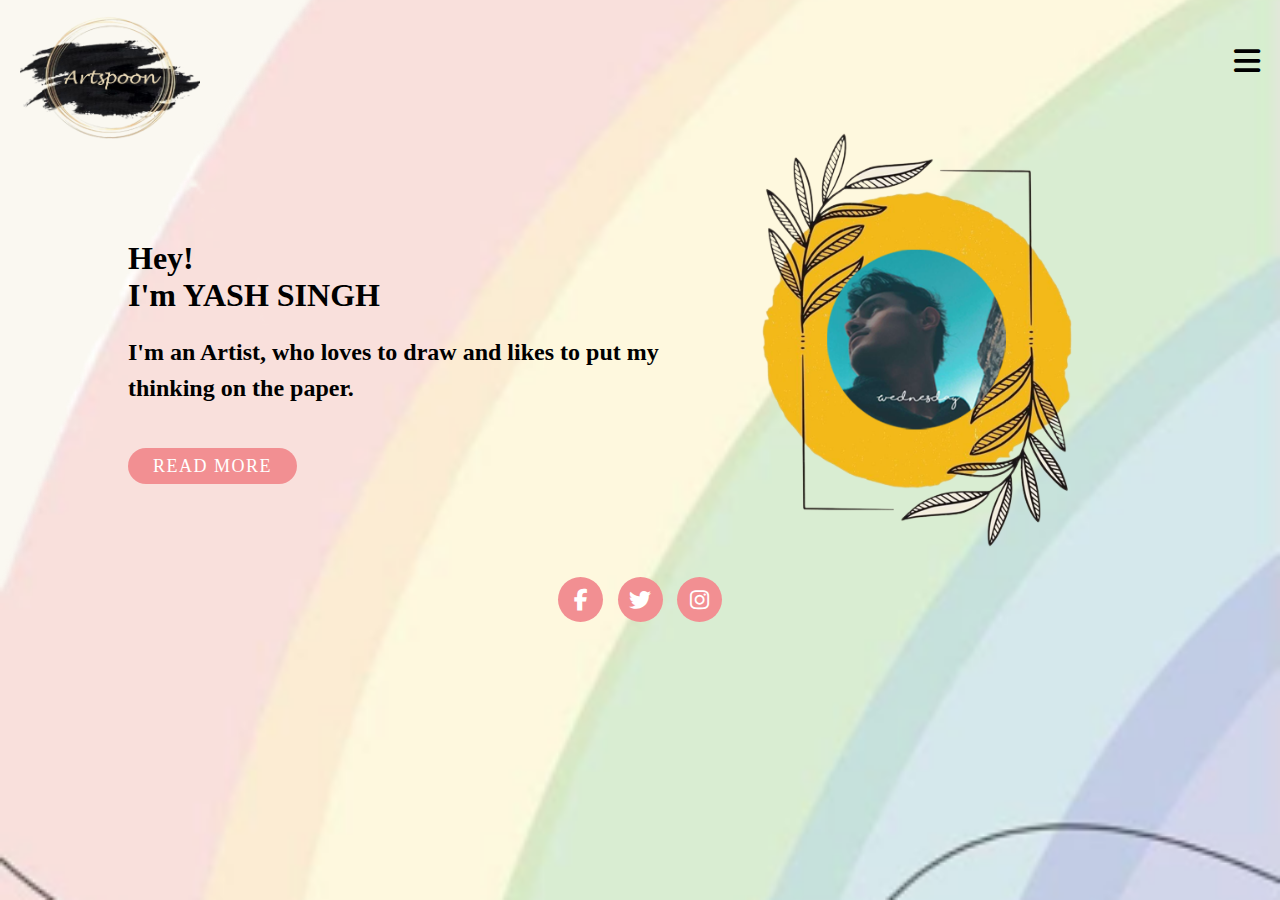
<file: index.html>
<!DOCTYPE html>
<html lang="en">
<head>
    <meta charset="UTF-8">
    <meta http-equiv="X-UA-Compatible" content="IE=edge">
    <meta name="viewport" content="width=device-width, initial-scale=1.0">
    <title>Artspoon</title>
    <link rel="stylesheet" href="https://cdnjs.cloudflare.com/ajax/libs/font-awesome/6.2.1/css/all.min.css">
    <link rel="stylesheet" href="style.css">
    <link rel="stylesheet" href="profile.css">
</head>
<body>
    <!-- HEADER -->
     <section class="top-bar">
       <div class="logo">
        <a href="#"><img src="img\97f981682ae9b99a8c75670968c64567-removebg-preview.png" alt="" height="300px" width="180px"></a>
       </div>
       <div class="menu">
        <a href="#" class="openbtn" onclick="openNav()">
            <i class="fa-solid fa-bars"></i>
        </a>
       </div>
     </section>
     <section class="overlay" id="nav">
      <a href="#" class="closeBtn" onclick="closeNav()">&times;</a>
      <div class="overlay_content">
      <a href="index.html"  style="font-family: 'Times New Roman', Times, serif;"> HOME</a>
      <a href="gallery.html" style="font-family: 'Times New Roman', Times, serif;"> GALLERY</a>
      <a href="learning.html" style="font-family: 'Times New Roman', Times, serif;"> LEARNING</a>
      <a href="about.html" style="font-family: 'Times New Roman', Times, serif;"> PROFILE</a>
      </div>
     </section>

     <!-- MAIN -->
     <div class="main">
        <div class="container">
            <div class="content">
                <div class="article">
                    <h1>
                        Hey!
                        <br>
                        I'm YASH SINGH
                    </h1>
                    <h2>
                       I'm an Artist, who loves to draw and likes to put my thinking on the paper.
                    </h2>
                    <div class="button">
                      <a href="about.html">READ MORE</a>
                    </div>
                </div>
            </div>
            <div class="image-section">
                <img src="img\shape-removebg-preview.png" alt="" height="100px">
            </div>
            <div class="social">
               <a href="https://www.facebook.com/artbyartistic?mibextid=ZbWKwL"><i class="fab fa-facebook-f"></i></a>
               <a href=""><i class="fab fa-twitter"></i></a>
               <a href="https://www.instagram.com/_artspoon_/?next=%2F"><i class="fab fa-instagram"></i></a>
            </div>
        </div>
    </div>
    <!-- js -->
    <script src="script.js"></script>
</body>
</html>
</file>
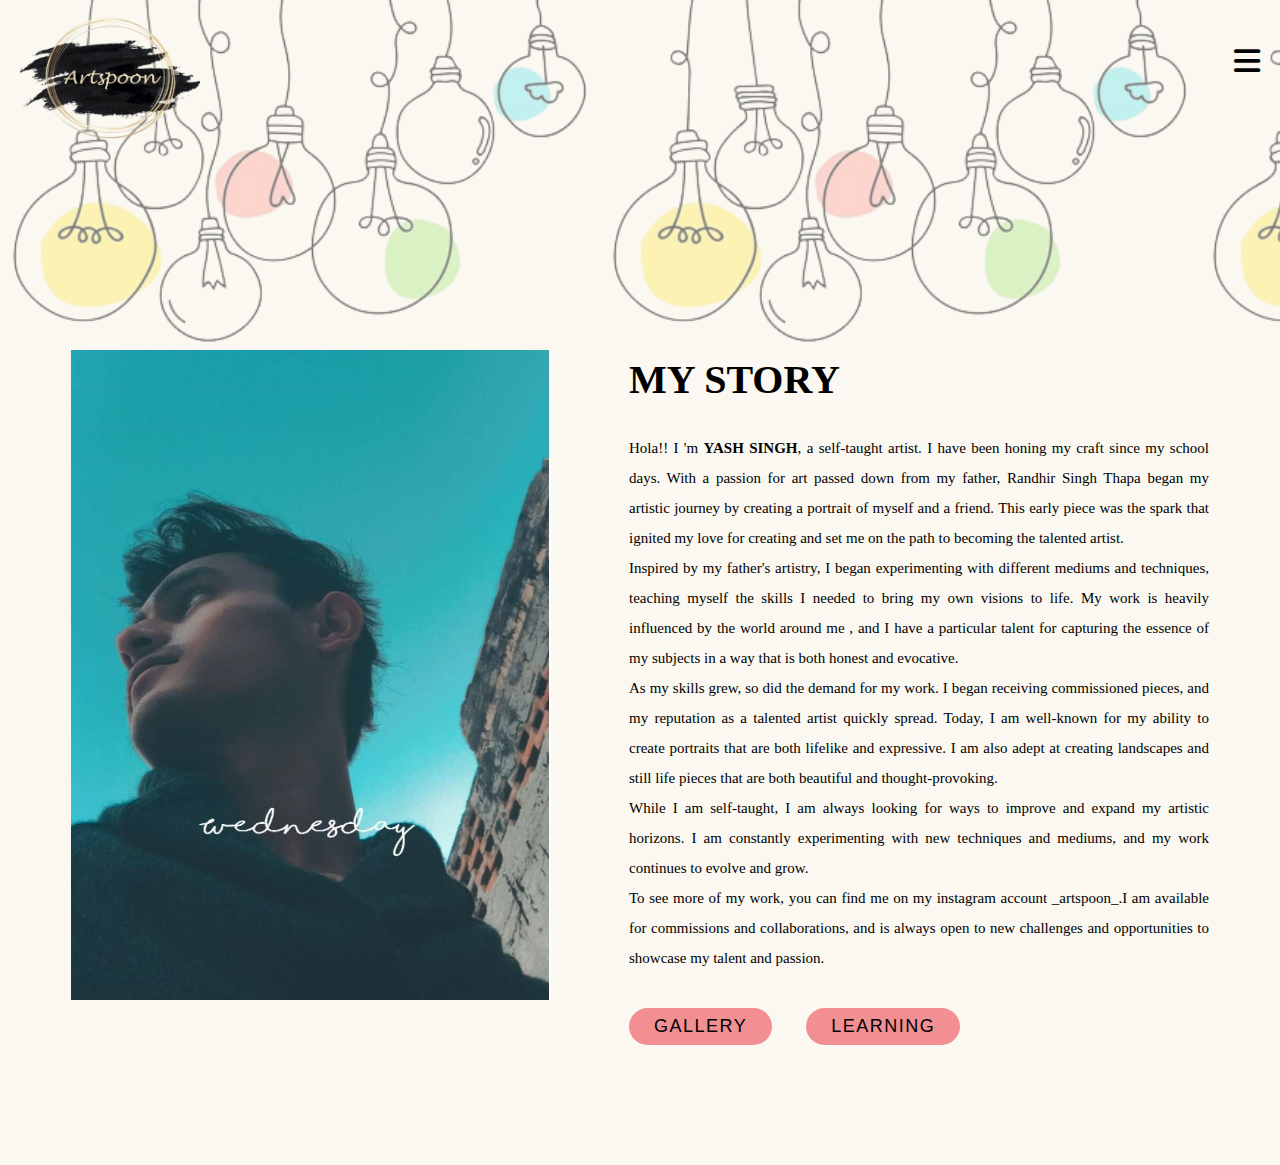
<file: about.html>
<!DOCTYPE html>
<html lang="en">

<head>
    <meta charset="UTF-8">
    <meta http-equiv="X-UA-Compatible" content="IE=edge">
    <meta name="viewport" content="width=device-width, initial-scale=1.0">
    <title>PROFILE</title>
    <link rel="stylesheet" href="about.css">
    <link rel="stylesheet" href="https://cdnjs.cloudflare.com/ajax/libs/font-awesome/6.2.1/css/all.min.css">
</head>

<body>
    <!-- HEADER -->
    <section class="top-bar">
        <div class="logo">
            <a href="#"><img src="img\97f981682ae9b99a8c75670968c64567-removebg-preview.png" alt="" height="300px"
                    width="180px"></a>
        </div>
        <div class="menu">
            <a href="#" class="openbtn" onclick="openNav()">
                <i class="fa-solid fa-bars"></i>
            </a>
        </div>
    </section>
    <section class="overlay" id="nav">
        <a href="#" class="closeBtn" onclick="closeNav()">&times;</a>
        <div class="overlay_content">
            <a href="index.html" style="font-family: 'Times New Roman', Times, serif;"> HOME</a>
            <a href="gallery.html" style="font-family: 'Times New Roman', Times, serif;"> GALLERY</a>
            <a href="learning.html" style="font-family: 'Times New Roman', Times, serif;"> LEARNING</a>
            <a href="about.html" style="font-family: 'Times New Roman', Times, serif;"> PROFILE</a>
        </div>
    </section>
    <!-- MAIN -->
    <section class="about">
        <div class="main">
            <img src="img\Snapchat-1011063716.jpg" alt="">
            <div class="all-text">
                <h2>MY STORY</h2>
                <p>
                    Hola!! I 'm <b>YASH SINGH</b>, a self-taught artist. I have been honing my craft since my school days.
                    With a passion for art passed down from my father, Randhir Singh Thapa  began my artistic journey by
                    creating a portrait of myself and a friend. This early piece was the spark that ignited my love for
                    creating and set me on the path to becoming the talented artist.
                    <br>
                    Inspired by my father's artistry, I began experimenting with different mediums and techniques,
                    teaching myself the skills I needed to bring my own visions to life. My work is heavily influenced
                    by the world around me , and I have a particular talent for capturing the essence of my subjects in
                    a way that is both honest and evocative.
                    <br>
                    As my skills grew, so did the demand for my work. I began receiving commissioned pieces, and my
                    reputation as a talented artist quickly spread. Today, I am well-known for my ability to create
                    portraits that are both lifelike and expressive. I am also adept at creating landscapes and still
                    life pieces that are both beautiful and thought-provoking.
                    <br>
                    While I am self-taught, I am always looking for ways to improve and expand my artistic horizons. I
                    am constantly experimenting with new techniques and mediums, and my work continues to evolve and
                    grow.
                    <br>
                    To see more of my work, you can find me on my instagram account <a href="https://www.instagram.com/_artspoon_/?next=%2F">_artspoon_</a>.I am available for commissions and
                    collaborations, and is always open to new challenges and opportunities to showcase my talent and
                    passion.
                </p>
                <div class="btn">
                    <button type="button"> <a href="gallery.html"> GALLERY</a></button>
                    <button type="button" class="btn2"> <a href="learning.html">LEARNING</a> </button>
                </div>
            </div>
        </div>
    </section>
    <script src="script.js"></script>
</body>

</html>
</file>
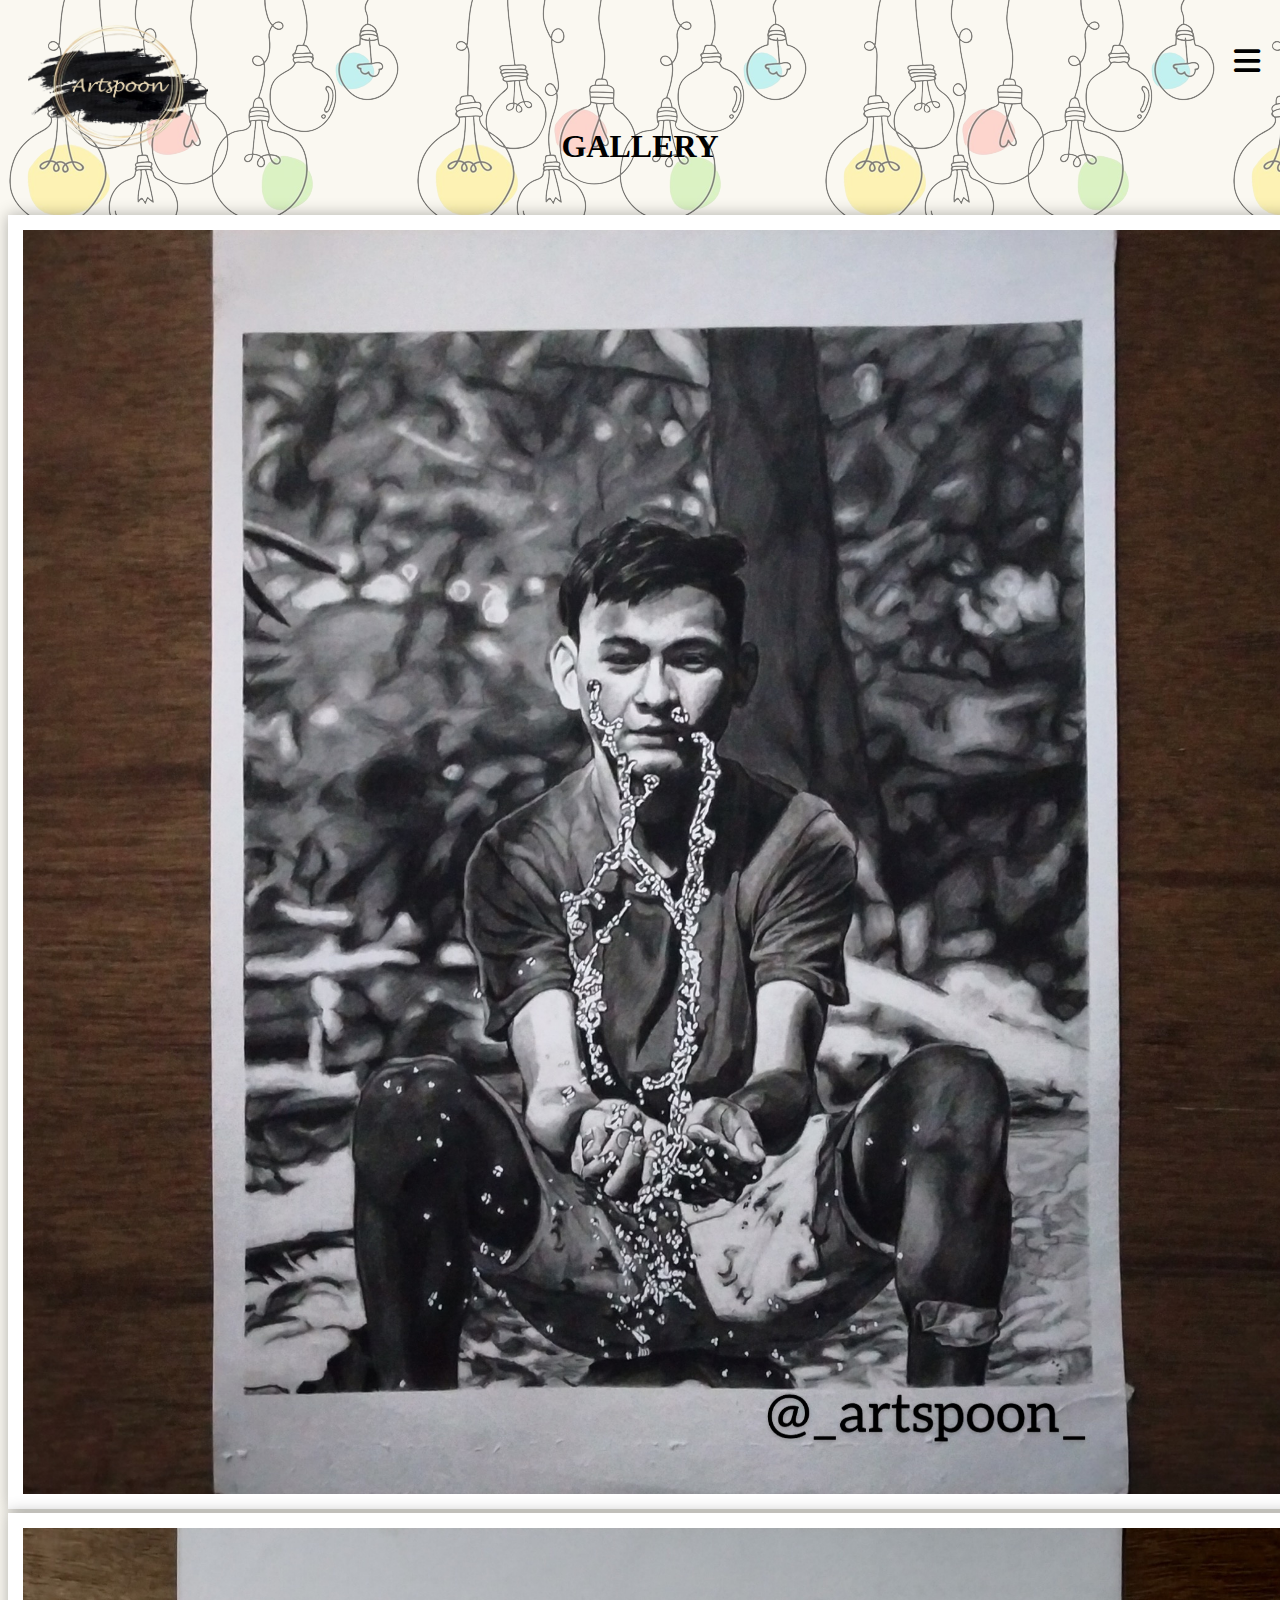
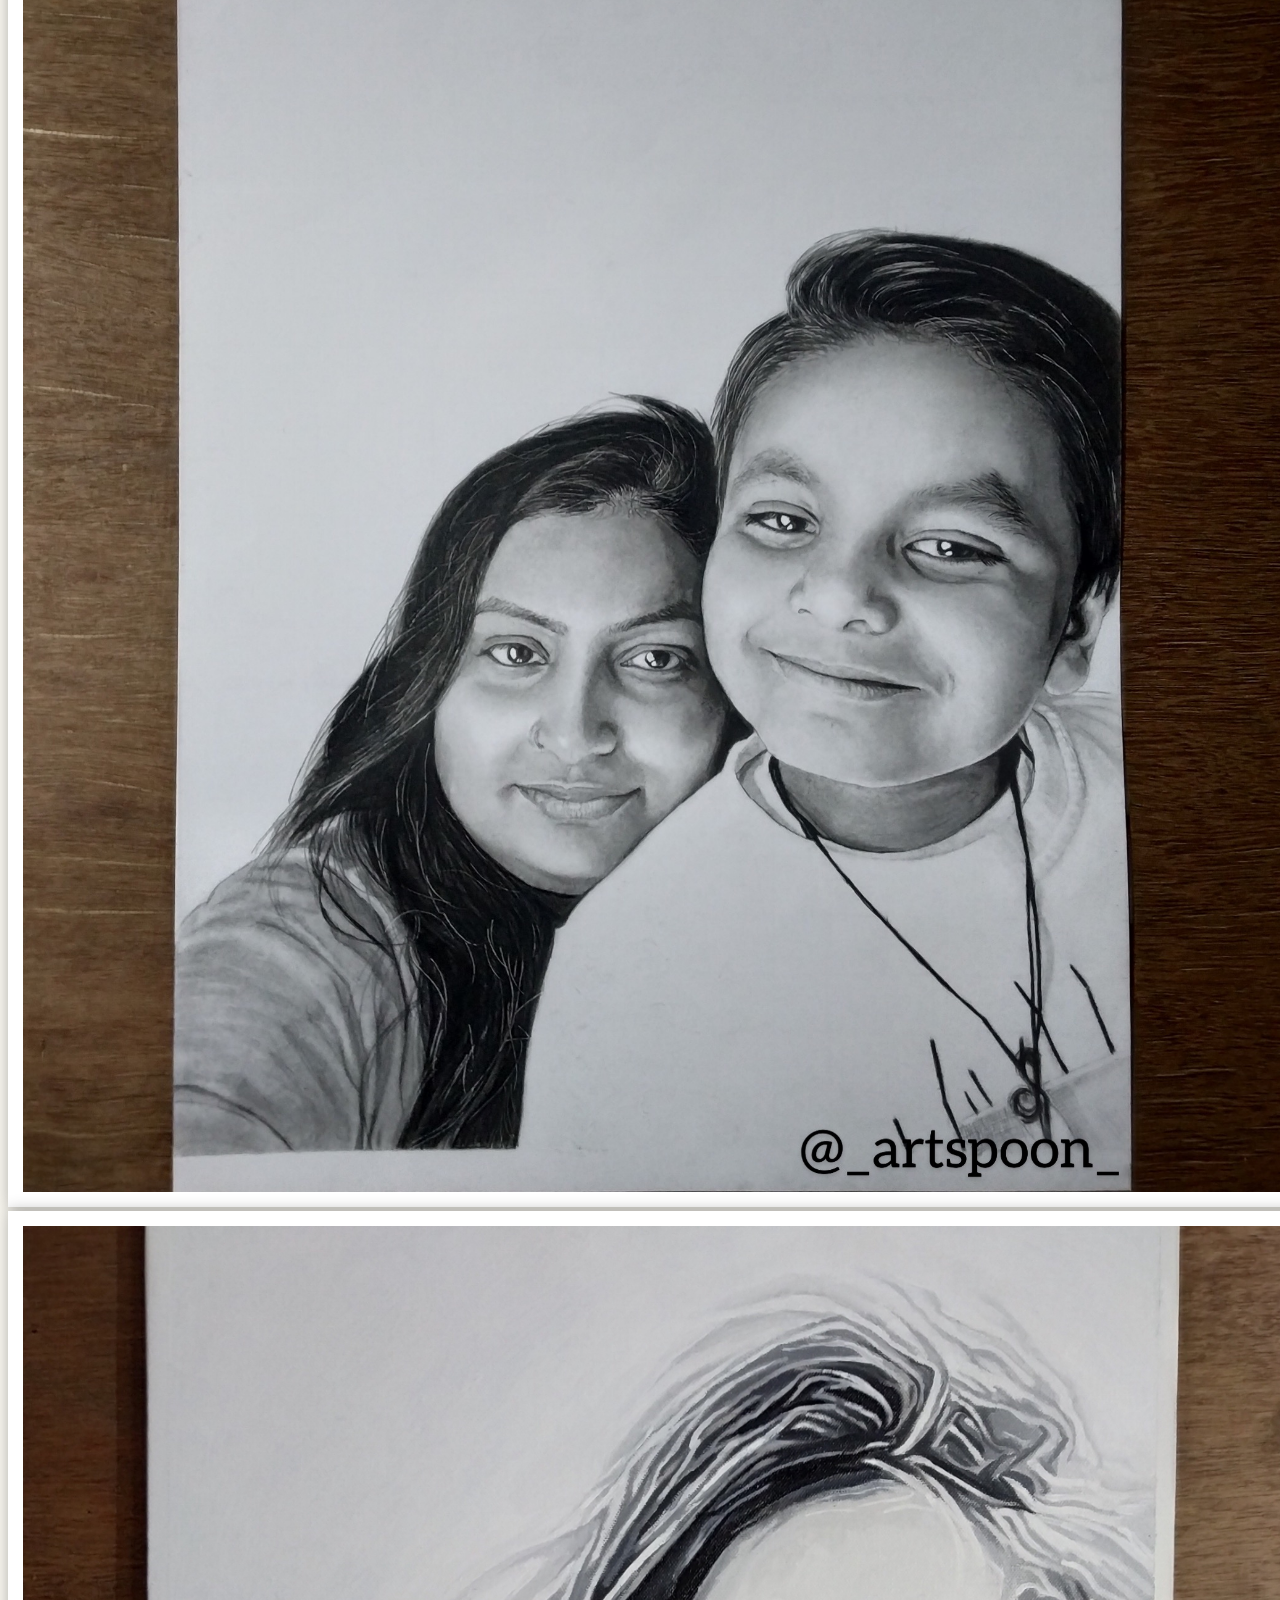
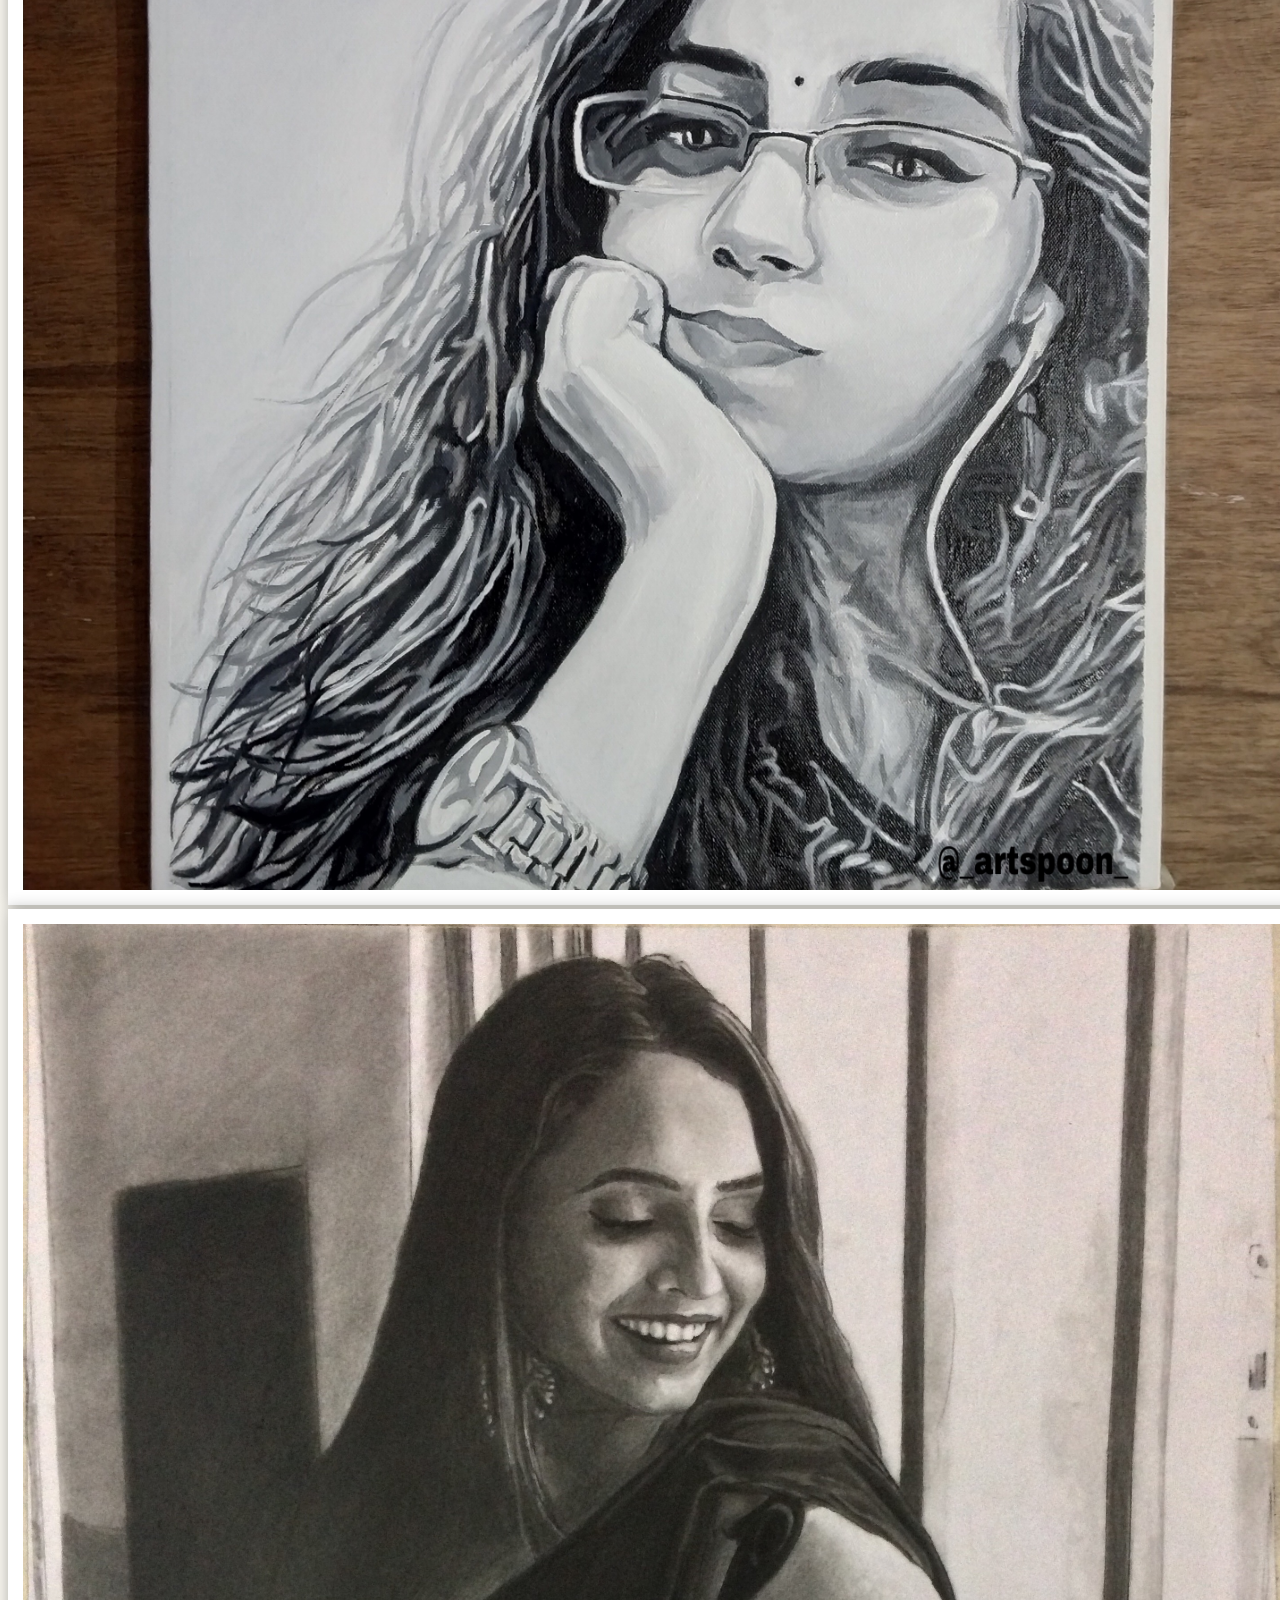
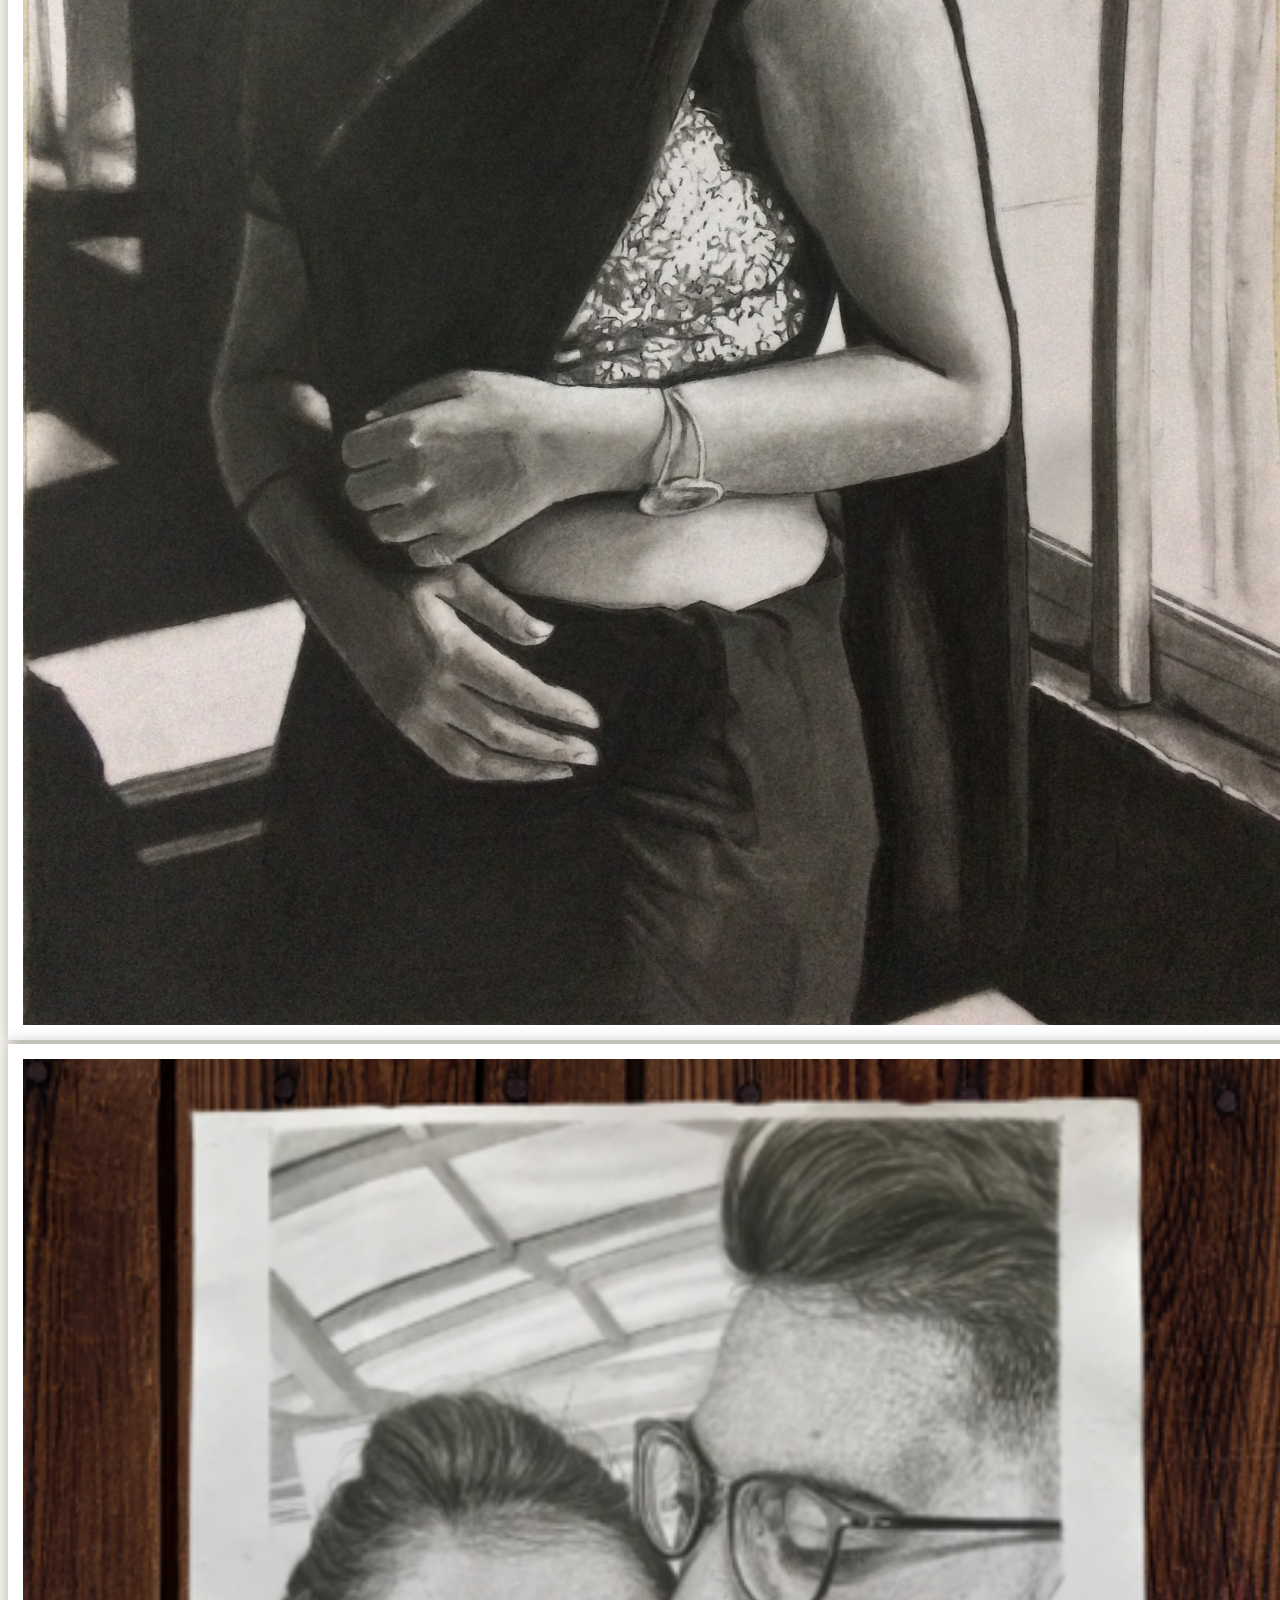
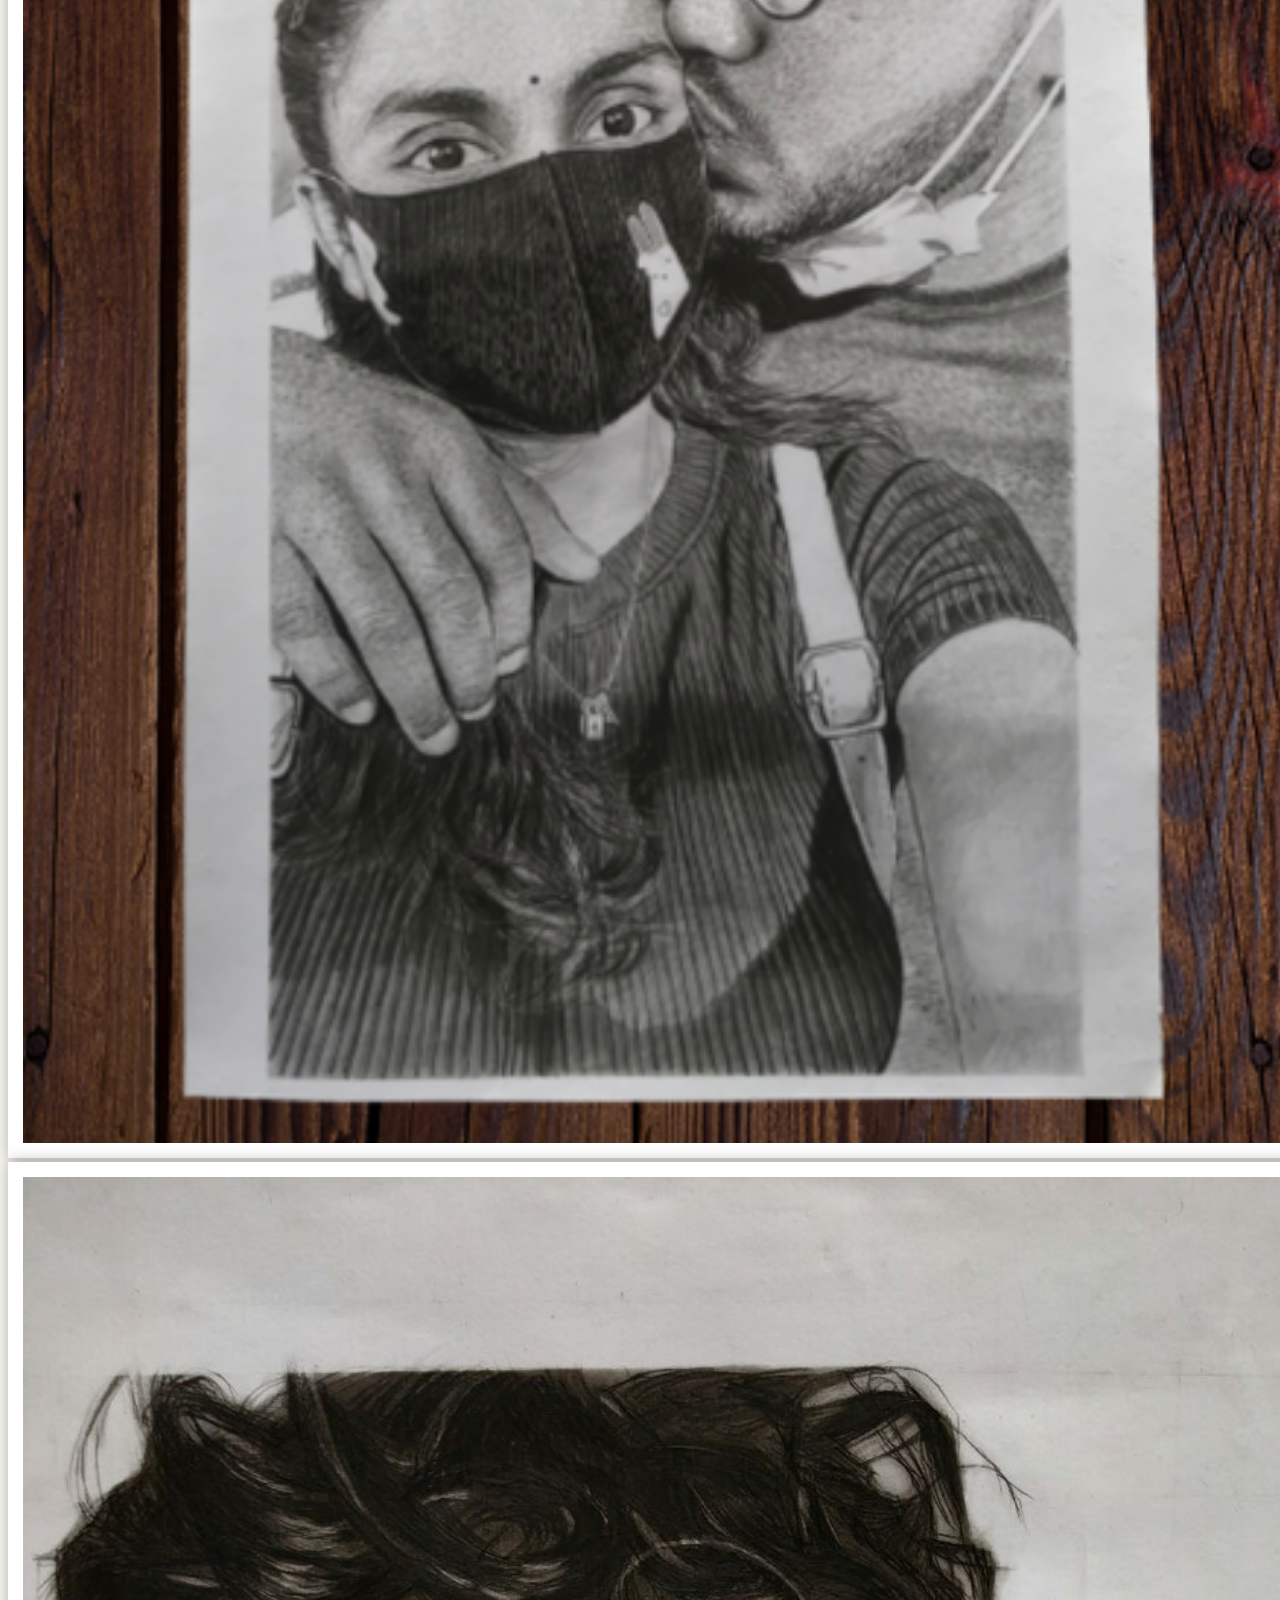
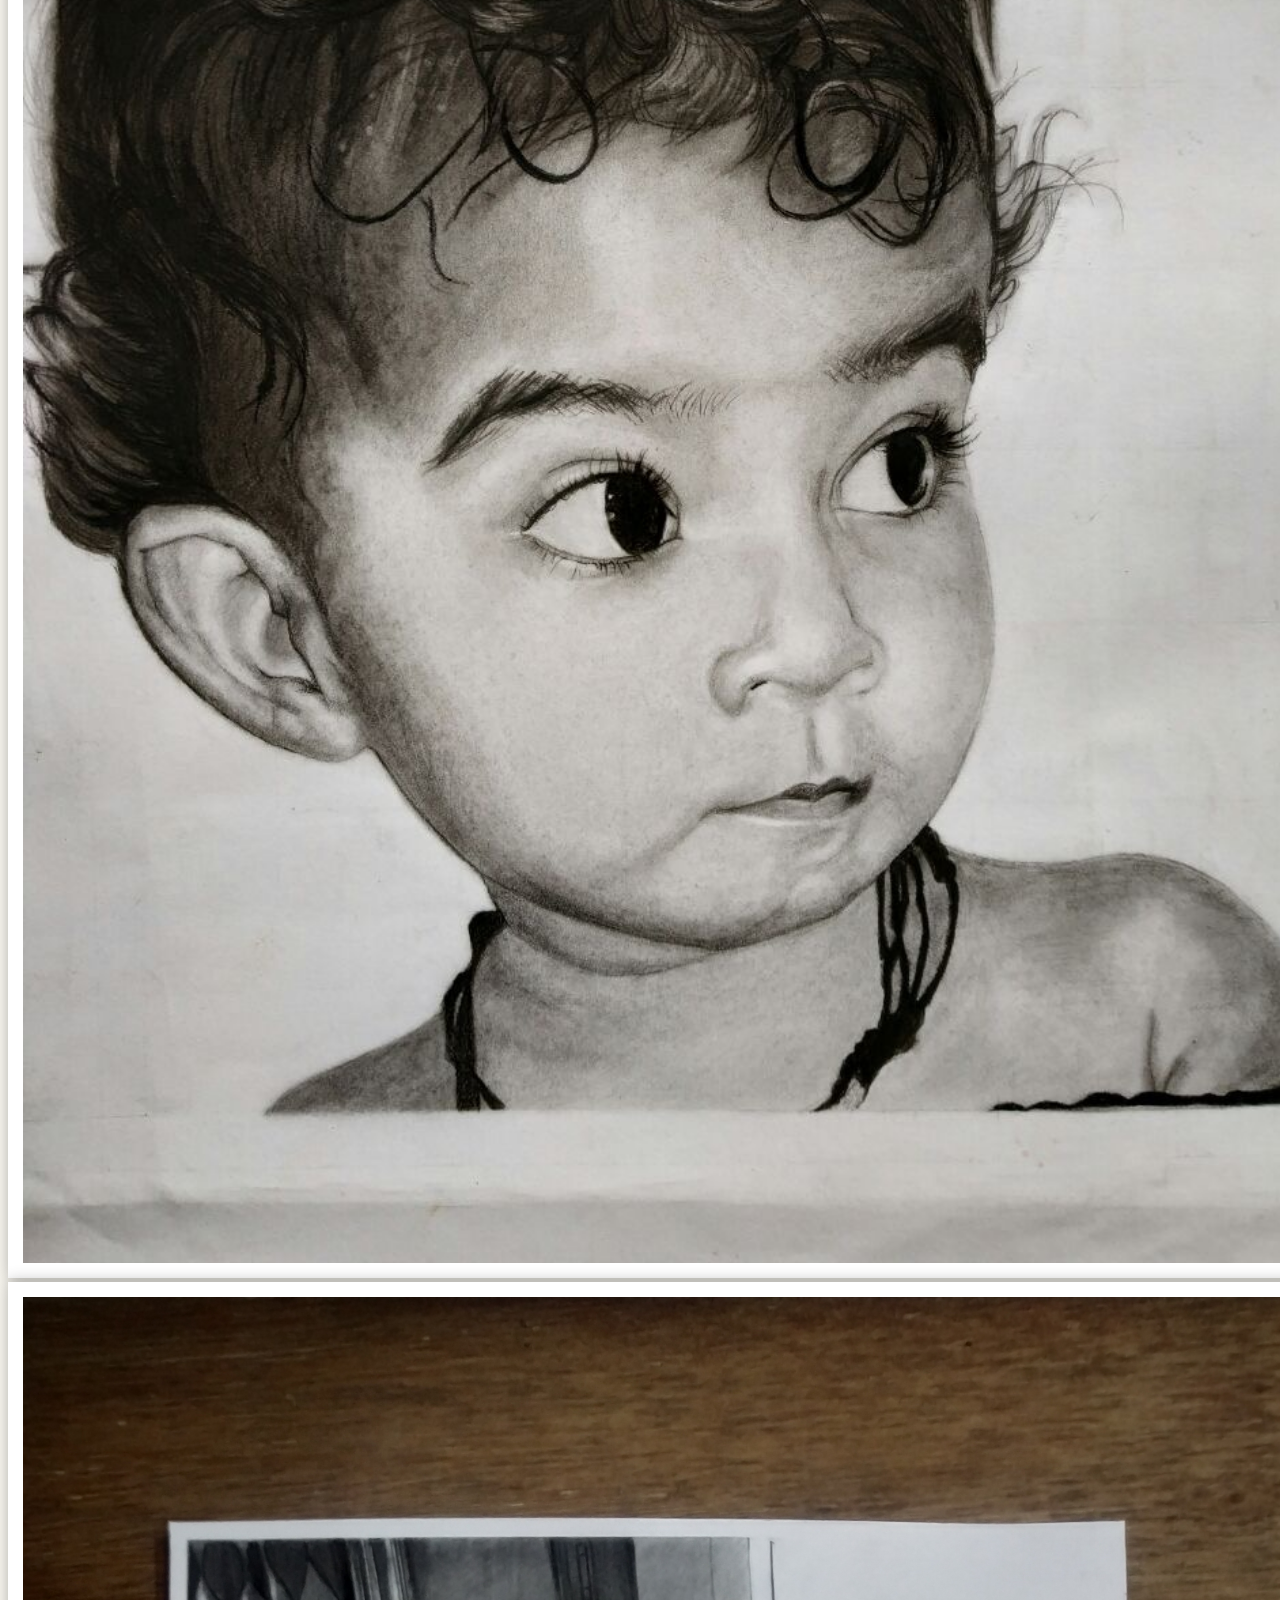
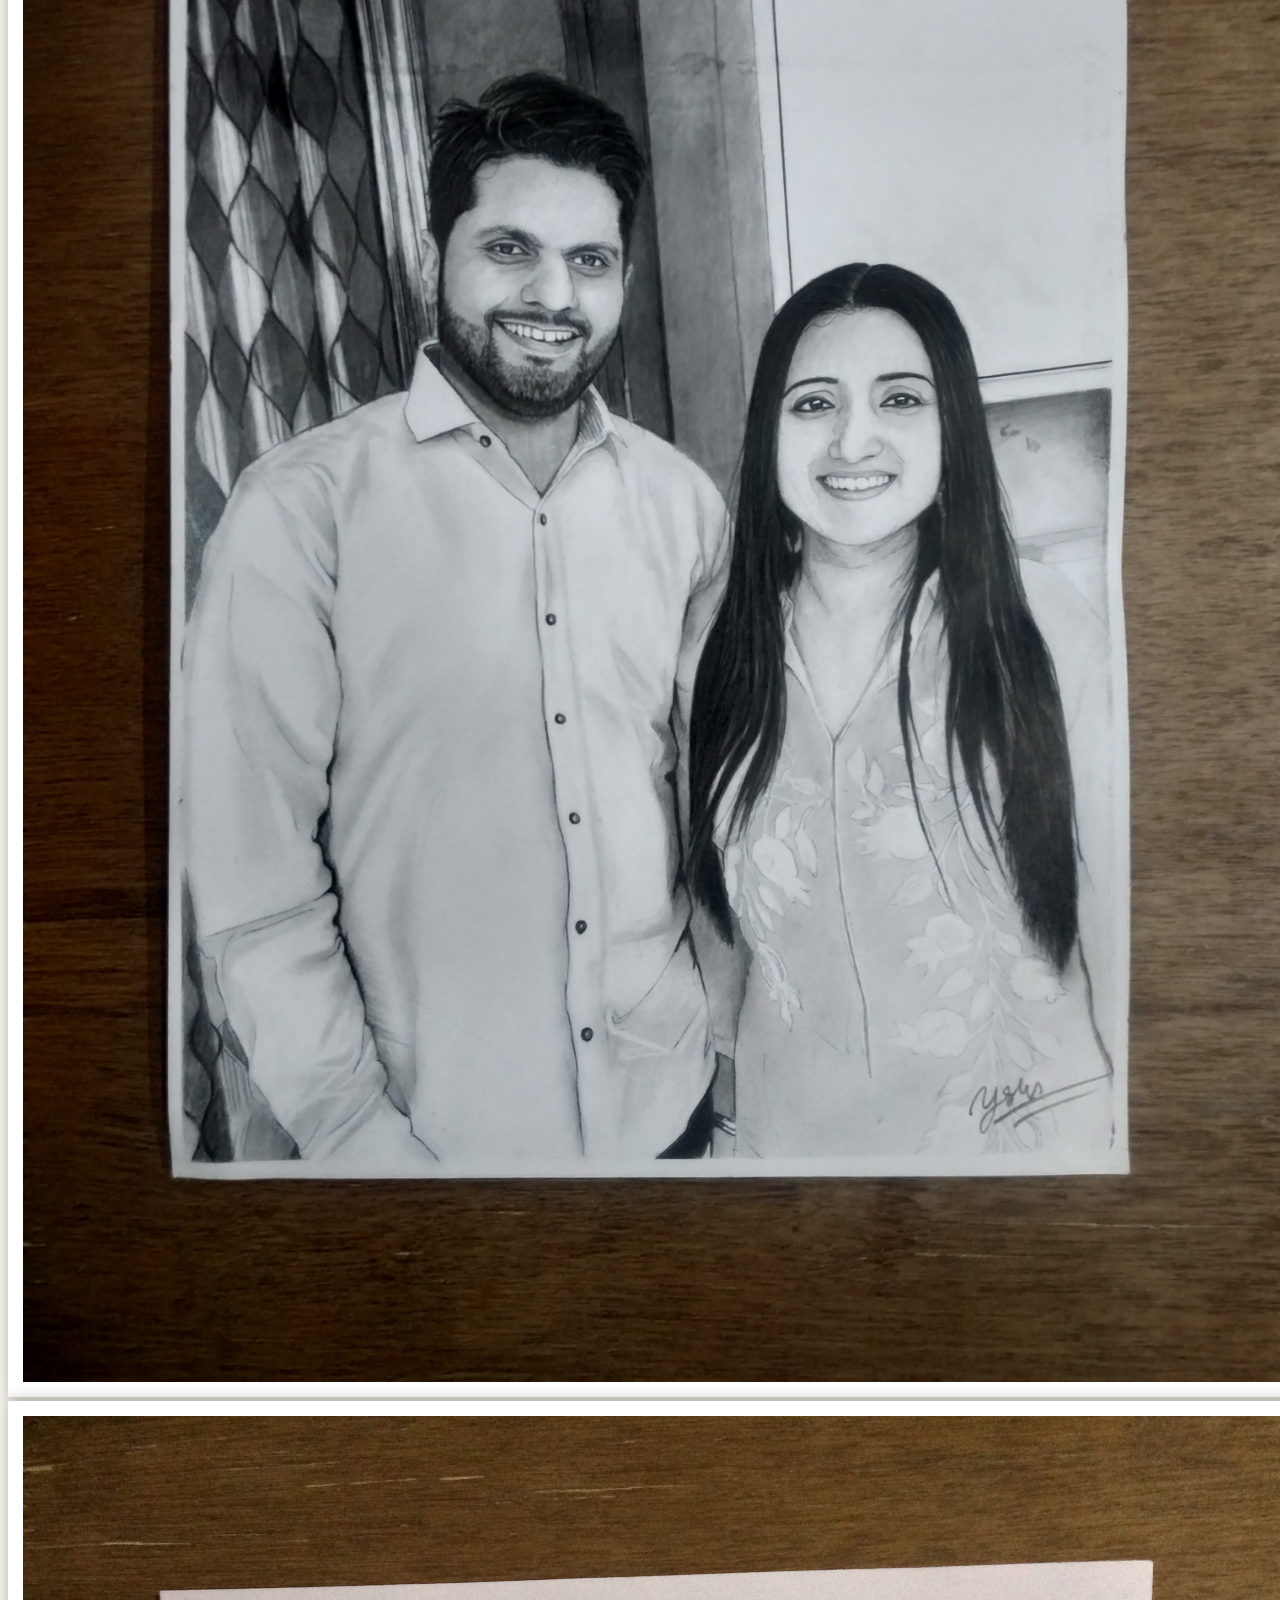
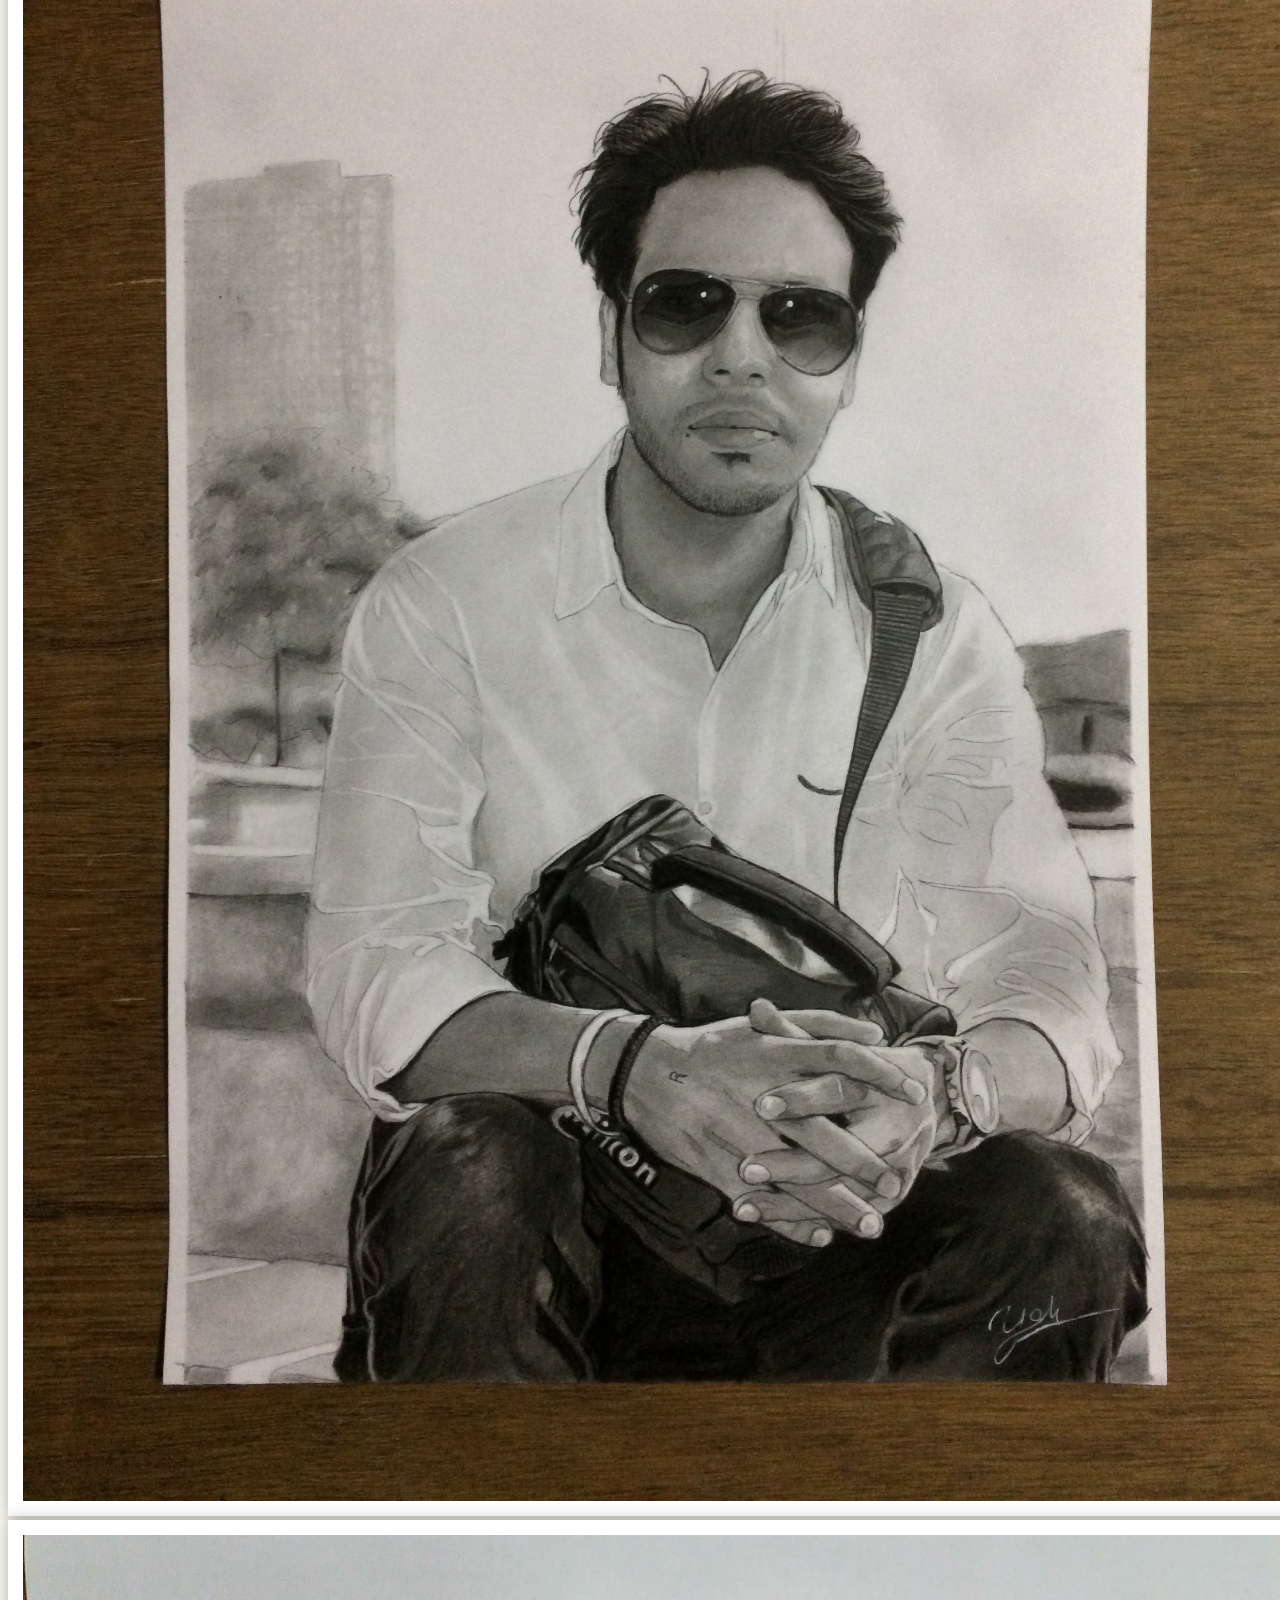
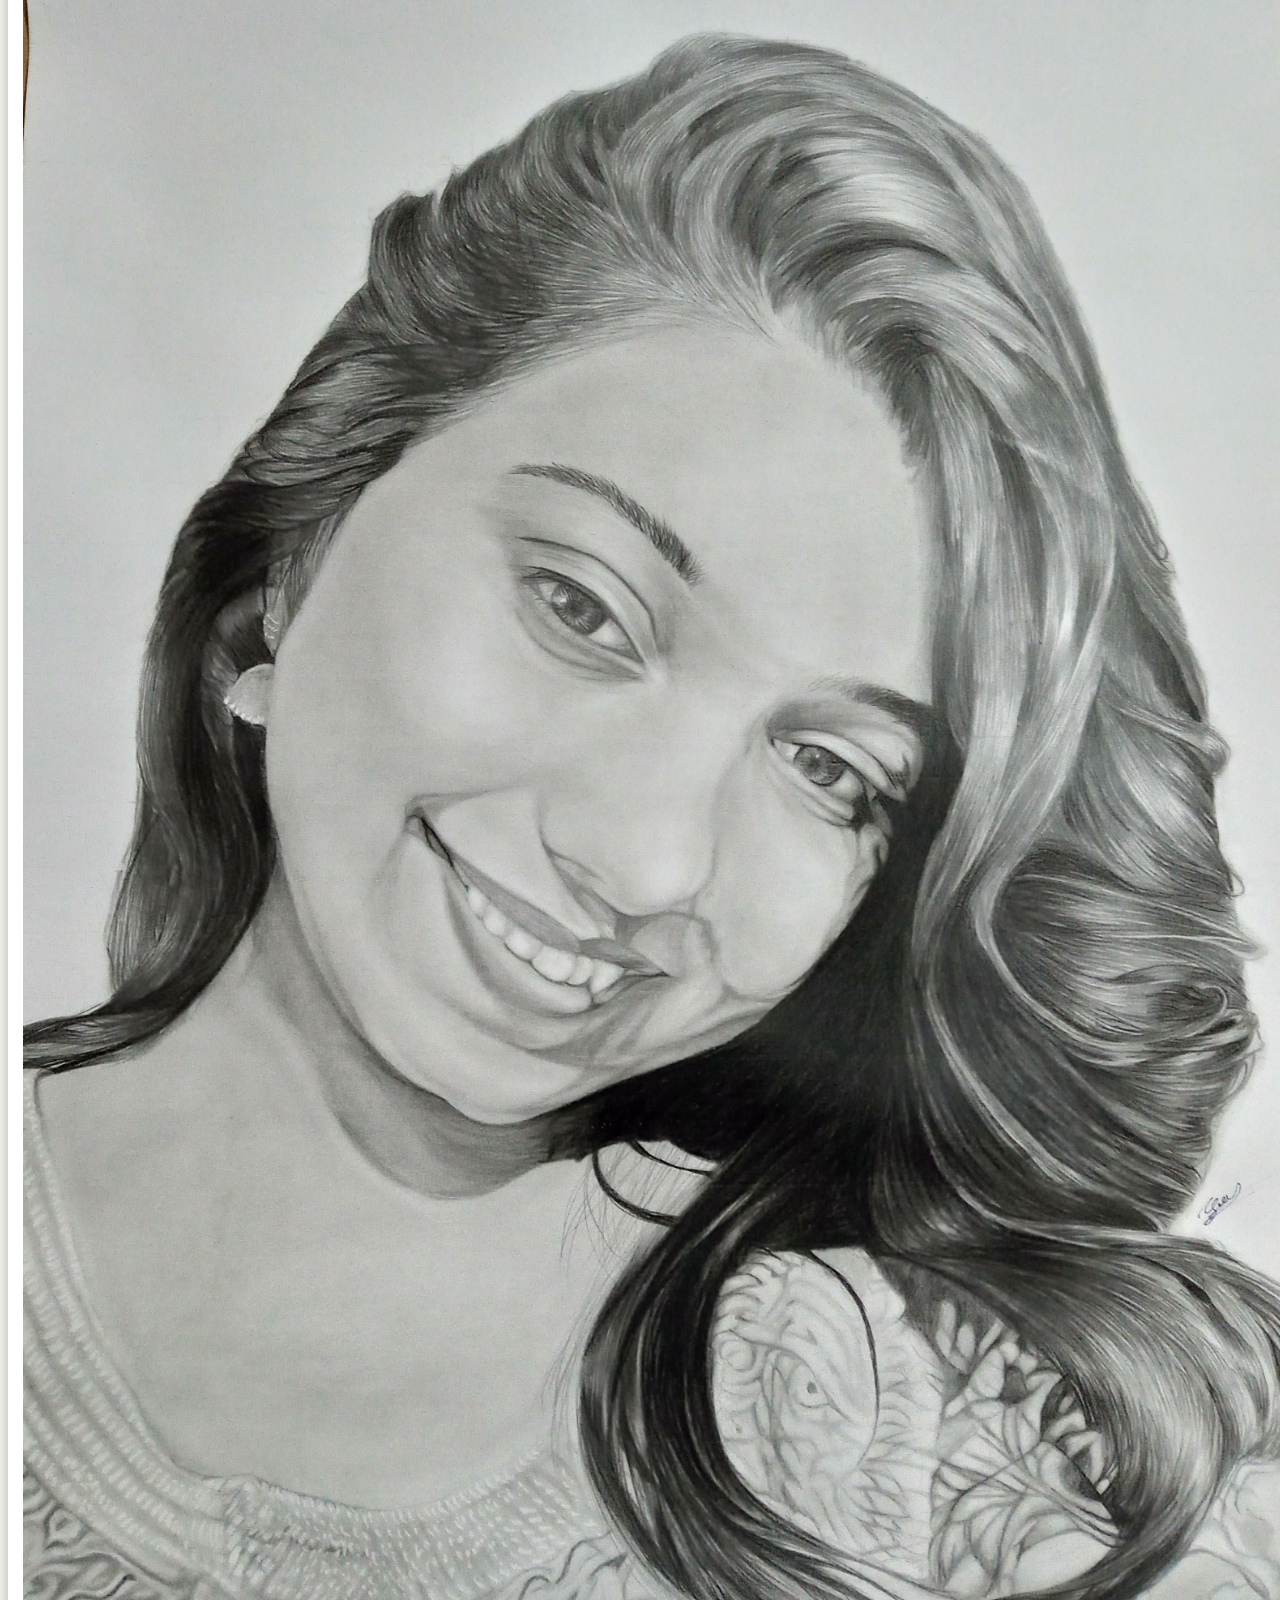
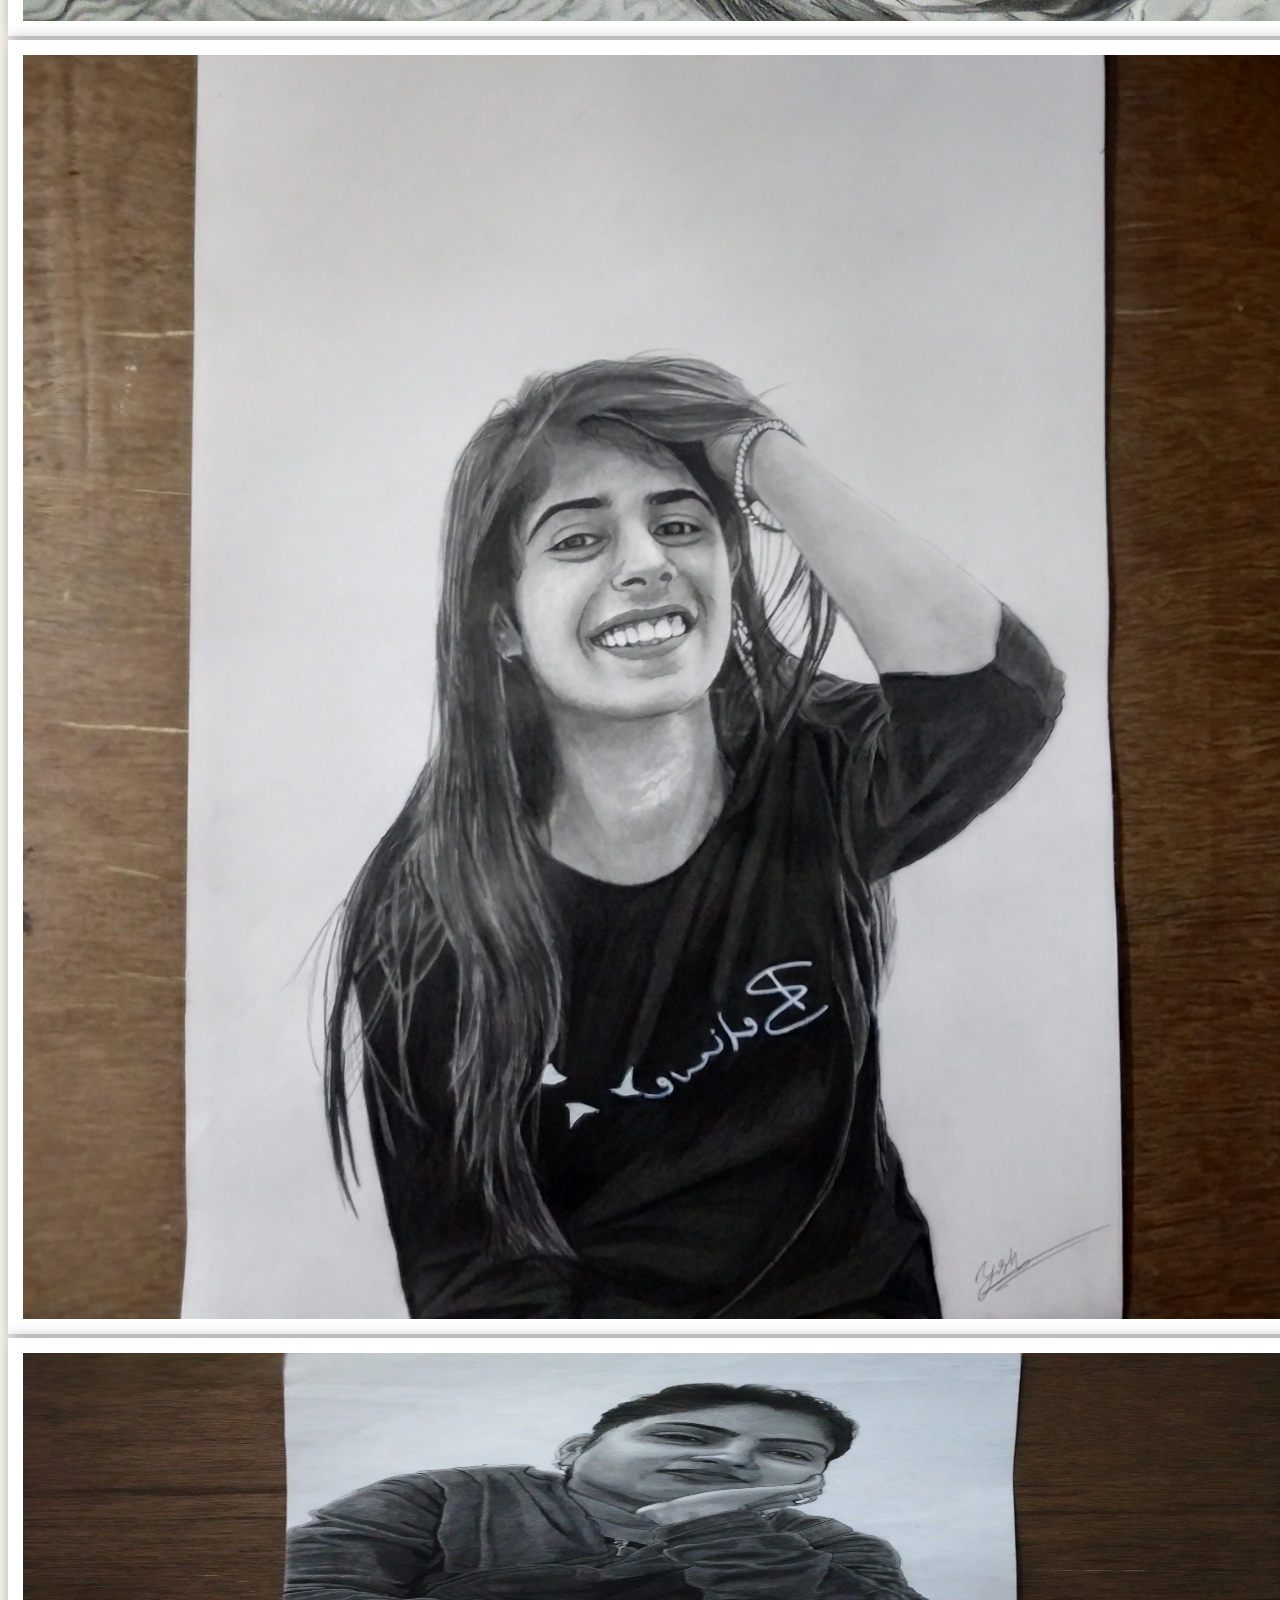
<file: gallery.html>
<!DOCTYPE html>
<html lang="en">

<head>
    <meta charset="UTF-8">
    <meta http-equiv="X-UA-Compatible" content="IE=edge">
    <meta name="viewport" content="width=device-width, initial-scale=1.0">
    <title>GALLERY</title>
    <link rel="stylesheet" href="https://cdnjs.cloudflare.com/ajax/libs/font-awesome/6.2.1/css/all.min.css">
    <link href="https://cdn.jsdelivr.net/npm/bootstrap@5.0.2/dist/css/bootstrap.min.css" rel="stylesheet"
        integrity="sha384-EVSTQN3/azprG1Anm3QDgpJLIm9Nao0Yz1ztcQTwFspd3yD65VohhpuuCOmLASjC" crossorigin="anonymous">
    <script src="https://cdn.jsdelivr.net/npm/bootstrap@5.0.2/dist/js/bootstrap.bundle.min.js"
        integrity="sha384-MrcW6ZMFYlzcLA8Nl+NtUVF0sA7MsXsP1UyJoMp4YLEuNSfAP+JcXn/tWtIaxVXM"
        crossorigin="anonymous"></script>
        <link rel="stylesheet" href="gallery.css">
</head>
<body>
    <!-- HEADER -->
    <section class="top-bar">
        <div class="logo">
         <a href="#"><img src="img\97f981682ae9b99a8c75670968c64567-removebg-preview.png" alt="" height="300px" width="180px"></a>
        </div>
        <div class="menu">
         <a href="#" class="openbtn" onclick="openNav()">
             <i class="fa-solid fa-bars"></i>
         </a>
        </div>
      </section>
      <section class="overlay" id="nav">
       <a href="#" class="closeBtn" onclick="closeNav()">&times;</a>
       <div class="overlay_content">
       <a href="index.html" style="font-family: 'Times New Roman', Times, serif;"> HOME</a>
       <a href="gallery.html" style="font-family: 'Times New Roman', Times, serif;"> GALLERY</a>
       <a href="learning.html" style="font-family: 'Times New Roman', Times, serif;"> LEARNING</a>
       <a href="about.html" style="font-family: 'Times New Roman', Times, serif;"> PROFILE</a>
       </div>
      </section>
    <!-- MAIN -->
    <section class="gallery min-vh-100">
        <div class="container-lg">
            <h1>GALLERY</h1>
           <div class="row gy-4 row-cols-1 row-cols-sm-2 row-cols-md-3">
              <div class="col">
                 <img src="img/1.jpg" class="gallery-item" alt="gallery">
              </div>
              <div class="col">
                 <img src="img/5.jpg" class="gallery-item" alt="gallery">
              </div>
              <div class="col">
                 <img src="img/6.jpg" class="gallery-item" alt="gallery">
              </div>
              <div class="col">
                <img src="img/4.jpg" class="gallery-item" alt="gallery">
             </div>
             <div class="col">
                <img src="img/2.png" class="gallery-item" alt="gallery">
             </div>
             <div class="col">
                <img src="img/3.jpg" class="gallery-item" alt="gallery">
             </div>
              <div class="col">
                <img src="img/7.jpg" class="gallery-item" alt="gallery">
             </div>
             <div class="col">
                <img src="img/8.jpg" class="gallery-item" alt="gallery">
             </div>
             <div class="col">
                <img src="img/10.jpg" class="gallery-item" alt="gallery">
             </div>
             <div class="col">
                <img src="img/9.jpg" class="gallery-item" alt="gallery">
             </div>
             <div class="col">
                <img src="img/11.jpg" class="gallery-item" alt="gallery" height="355px">
             </div>
             <div class="col">
                <img src="img/12.jpg" class="gallery-item" alt="gallery" height="355px">
             </div>
             <div class="col">
                <img src="img/13.jpg" class="gallery-item" alt="gallery">
             </div>
             <div class="col">
                <img src="img/14.jpg" class="gallery-item" alt="gallery" height="355px">
             </div>
             <div class="col">
                <img src="img/15.jpg" class="gallery-item" alt="gallery" height="355px">
             </div>
           </div>
        </div>
     </section>
   
   <!-- Modal -->
   <div class="modal fade" id="gallery-modal" tabindex="-1" aria-labelledby="exampleModalLabel" aria-hidden="true">
     <div class="modal-dialog modal-dialog-centered modal-lg">
       <div class="modal-content">
         <div class="modal-header">
           <!-- <h5 class="modal-title" id="exampleModalLabel">Modal title</h5> -->
           <button type="button" class="btn-close" data-bs-dismiss="modal" aria-label="Close"></button>
         </div>
         <div class="modal-body">
            <img src="img/1.jpg" class="modal-img" alt="modal img">
         </div>
       </div>
     </div>
   </div>
<script src="script.js"></script>
</body>
</html>
</file>
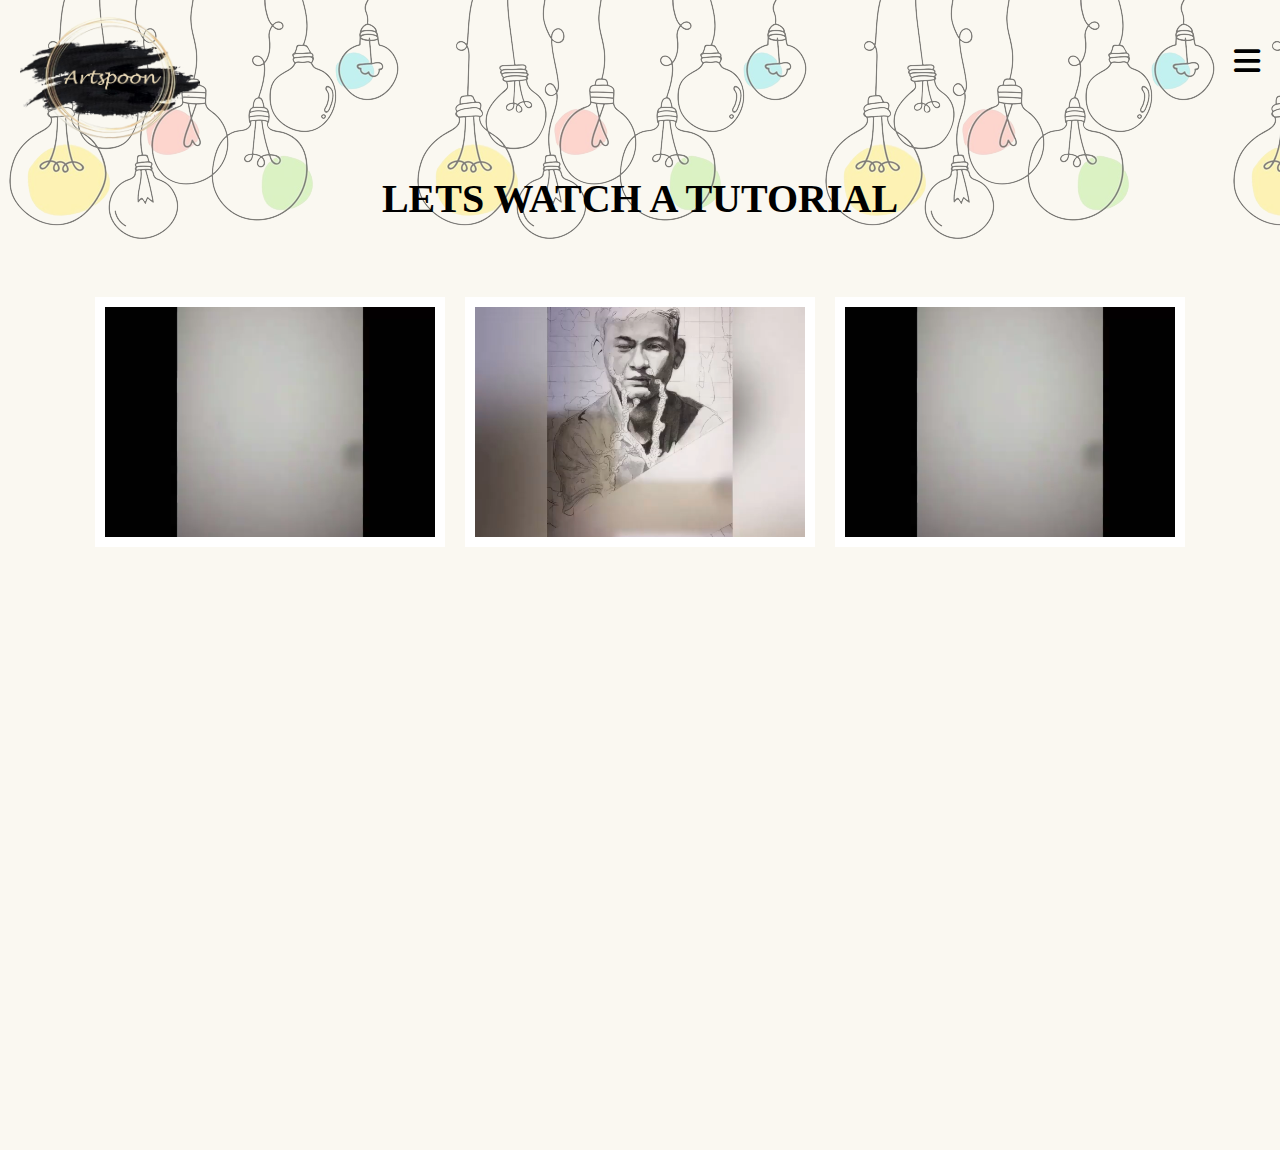
<file: learning.html>
<!DOCTYPE html>
<html>
<head>
    <meta charset="UTF-8">
    <meta http-equiv="X-UA-Compatible" content="IE=edge">
    <meta name="viewport" content="width=device-width, initial-scale=1.0">
    <title>LEARNING</title>
    <link rel="stylesheet" href="https://cdnjs.cloudflare.com/ajax/libs/font-awesome/6.2.1/css/all.min.css">
    <link rel="stylesheet" href="learning.css">
</head>
<body>
    <!-- HEADER -->
    <section class="top-bar">
        <div class="logo">
         <a href="#"><img src="img\97f981682ae9b99a8c75670968c64567-removebg-preview.png" alt="" height="300px" width="180px"></a>
        </div>
        <div class="menu">
         <a href="#" class="openbtn" onclick="openNav()">
             <i class="fa-solid fa-bars"></i>
         </a>
        </div>
      </section>
      <section class="overlay" id="nav">
       <a href="#" class="closeBtn" onclick="closeNav()">&times;</a>
       <div class="overlay_content">
       <a href="index.html"> HOME</a>
       <a href="gallery.html"> GALLERY</a>
       <a href="learning.html"> LEARNING</a>
       <a href="about.html"> PROFILE</a>
       </div>
      </section>
    <!-- MAIN -->
    <div class="container" >
        <h1 > LETS WATCH A TUTORIAL </h1>
        <div class = "video-container" >
            <div class="video">
                <video src = "img\_artspoon_-video-B0gNxd5B51w.mp4" muted></video>
            </div>
            <div class="video"> 
                <video src="img\_artspoon_-video-B1l95Z0BWFR.mp4" muted></video>
            </div>
            <div class="video"> 
                <video src="img\_artspoon_-video-B0gNxd5B51w.mp4" muted></video>
            </div>
            <div class="popup-video">
                <span>&times;
                </span>
                <video src="img\_artspoon_-video-B0gNxd5B51w.mp4" muted autoplay controls></video>
            </div>
            
        </div>
    </div>

<script src="script.js"></script>
</body>
</html>
</file>
<file: style.css>
*
{
    margin: 0;
    padding: 0;
    box-sizing: border-box;
}
body
{
    background-color: #FAF8F1;
	background-image: url(img/rainbow.png);
    background-position: center;
    background-repeat: no-repeat;
    background-size: cover;
}
.top-bar
{
    height: 180px;
    width: 100%;
    top: 0px;
}
.top-bar .logo
{
    padding: 20px;
    margin-top: -90px;
}
.top-bar .menu
{
   position: absolute;
   right: 20px;
   top: 45px;
}
.top-bar .menu a
{
    color: black;
    font-size: 30px;
}
.overlay
{
    position: fixed;
    top: 0px;
    left: 0px;
    width: 0%;
    height: 100vh;
    background-color: #EAFDFC;
    overflow-x: hidden;
    z-index: 5;
    transition: 0.5s all;

}
.overlay_content
{
    position: relative;
    top: 22%;
    width: 100%;
    text-align: center;
    margin-top: 30px; 
    font-size: 70px;
}
.overlay a
{
    padding: 10px;
    color: #000;
    font-size: 40px;
    text-decoration: none;
    display: block;
}
.overlay a:hover
{
    color: #7D0633;
}
.overlay .closeBtn
{
    position: absolute;
    top: 20px;
    right: 50px;
    font-size: 80px;

}
</file>
<file: profile.css>
*
{
    margin: 0;
    padding: 0;
    box-sizing: border-box;
    font-family: 'poppins', sans-serif;
}
.main
{
    width: 100%;
    margin-top: 100px;
}
.container
{
    width: 80%;
    display: block;
    margin: 0px auto;
    padding: 50px 0px;
}
.container .title
{
    width: 100%;
    text-align: center;
    margin-bottom: 100px;
}
.content
{
    float: left;
    width: 55%;
}
.image-section
{
    float: right;
    width: 40%;
}
.image-section img
{
    width: 350px;
    height: 500px;
    margin-top: -150px;
}
.content .article h1
{
    color: #000;
    font-family: 'Righteous', cursive;
}
.content .article h2
{
    margin-top: 20px;
    line-height: 1.5;
    color: #000;
    font-family: 'Righteous', cursive;
}
.content .article .button
{
    margin-top: 50px;
}
.content .article .button a
{
    text-decoration: none;
    padding: 8px 25px;
    background-color: #f28f92;
    border-radius: 40px;
    color: #fff;
    font-size: 18px;
    letter-spacing: 1.5px;
    font-family: 'Righteous', cursive;
}
.content .article .button a:hover
{
    color: #fff;
    background-color:  #62B6B7;
    box-shadow: 30px 10px 50px #7ddfe0c4;
    transition: 1s ease;
}
.container .social
{
    width: 100%;
    clear: both;
    margin-top: 500px;
    text-align: center;
    display: inline-block;
    margin-top: -200px;
}
.container .social i
{
    color: #fff;
    font-size: 22px;
    height: 45px;
    width: 45px;
    border-radius: 50%;
    line-height: 45px;
    text-align: center;
    background-color: #f28f92;
    margin: 0px 5px;
}
.container .social i:hover
{
    color: #fff;
    background-color: #62B6B7;
    transition: 1s ease;
    transform: rotate(360deg);
}
@media screen and (max-width: 768px)
{
    .main .container{
        width: 80%;
        display: block;
        margin: auto;
    }
    .content
    {
        float: none;
        width: 100%;
        display: block;
        margin: auto;
    }
    .image-section
    {
        float: none;
        width: 100%;
        margin-top: 50%;
    }
    .image-section img
    {
        width: 100%;
        height: auto;
        display: block;
        margin: auto;
        margin-top: -150px;
    }
    .container .article .button
    {
        text-align: center;
    }
    .container .article .button a
    {
        padding: 6px 15px;
        font-size: 16px;
    }
    .container .social i
    {
        font-size: 19px;
        height: 35px;
        width: 35px;
        line-height: 35px;
    }
}
</file>
<file: about.css>
@import url('https://fonts.googleapis.com/css2?family=Great+Vibes&display=swap');
* {
    margin: 0;
    padding: 0;
    box-sizing: border-box;
}
a
{
    text-decoration: none;
    color: black;
}
body
{
    background-color: #FAF8F1;
}
.top-bar
{
    height: 180px;
    width: 100%;
    top: 0px;
}
.top-bar .logo
{
    padding: 20px;
    margin-top: -90px;
}
.top-bar .menu
{
   position: absolute;
   right: 20px;
   top: 45px;
}
.top-bar .menu a
{
    color: black;
    font-size: 30px;
}
.overlay
{
    position: fixed;
    top: 0px;
    left: 0px;
    width: 0%;
    height: 100vh;
    background-color: #EAFDFC;
    overflow-x: hidden;
    z-index: 5;
    transition: 0.5s all;

}
.overlay_content
{
    position: relative;
    top: 22%;
    width: 100%;
    text-align: center;
    margin-top: 30px;
}
.overlay a
{
    padding: 10px;
    color: #000;
    font-size: 40px;
    text-decoration: none;
    display: block;
}
.overlay a:hover
{
    color: #7D0633;
}
.overlay .closeBtn
{
    position: absolute;
    top: 20px;
    right: 50px;
    font-size: 80px;

}

.about {
    height: 100vh;
    width: 100%;
    background-image: url(img/doodle.png);
    background-size: contain;
    display: flex;
    justify-content: center;
    align-items: center;
    margin-top: -100px;
}

.about .main img {
    width: 500px;
    height: 80px;
    height: auto;
    padding: 0 10px;
    margin-top: 470px;
}

.all-text {
    width: 600px;
    max-width: 100%;
    padding: 0 10px;
    margin-top: 200px;
}

.main {
    width: 1290px;
    max-width: 95%;
    margin: 0 auto;
    display: flex;
    flex-wrap: wrap;
    align-items: center;
    justify-content: space-around;
}
.all-text h2
{
    margin-top: 350px;
    font-size: 40px;
}
.all-text p {
    font-size: 15px;
    line-height: 30px;
    margin-bottom: 35px;
    font-family: 'Righteous', cursive;
    text-align: justify;
}

.btn button {
    text-decoration: none;
    padding: 8px 25px;
    background-color: #f28f92;
    border-radius: 40px;
    color: #fff;
    font-size: 18px;
    letter-spacing: 1.5px;
    border: none;
    margin-bottom: 30px;
    margin-right: 30px;
}
.btn button a
{
    text-decoration: none;
}

.btn button:hover {
    background-color:  #62B6B7;
    box-shadow: 30px 10px 50px #7ddfe0c4;
    transition: 1s ease;
    cursor: pointer;
}

.btn .btn2 {
    background-color: #;
    color: #fff;
}
h2
{
    margin-bottom: 30px;
    font-size: 30px;
}
@media screen and (max-width: 1250px) {
    .about {
        width: 100%;
        height: auto;
        padding: 60px 0;
        background-repeat: no-repeat;
    }

    .all-text {
        text-align: center;
        margin-top: 40px;
    }
}

@media screen and (max-width: 650px) {
    .about
    {
        background-repeat: no-repeat;
    }
    .about .main img {
        margin-bottom: 35px;
        margin-top: 180px;
    }

    .all-text h2 {
        font-size: 45px;
        margin-bottom: 30px;
        margin-top: -50px;
    }
}
</file>
<file: gallery.css>
body
{
    background-color: #FAF8F1;
	background-image: url(img/doodle.png);
	background-repeat: repeat-x;
}
.top-bar
{
    height: 180px;
    width: 100%;
    top: 0px;

}
.top-bar .logo
{
    padding: 20px;
    margin-top: -90px;
}
.top-bar .menu
{
   position: absolute;
   right: 20px;
   top: 45px;
}
.top-bar .menu a
{
    color: black;
    font-size: 30px;
}
.overlay
{
    position: fixed;
    top: 0px;
    left: 0px;
    width: 0%;
    height: 100vh;
    background-color: #EAFDFC;
    overflow-x: hidden;
    z-index: 5;
    transition: 0.5s all;

}
.overlay_content
{
    position: relative;
    top: 22%;
    width: 100%;
    text-align: center;
    margin-top: 30px;
}
.overlay a
{
    padding: 10px;
    color: #000;
    font-size: 40px;
    text-decoration: none;
    display: block;
}
.overlay a:hover
{
    color: #7D0633;
}
.overlay .closeBtn
{
    position: absolute;
    top: 20px;
    right: 50px;
    font-size: 80px;

}
img{
	max-width: 100%;
}
.gallery{
	padding: 80px 0;
}
.gallery img{
	background-color: #ffffff;
	padding: 15px;
	width: 100%;
	box-shadow: 0 0 15px rgba(0,0,0,0.3);
	cursor: pointer;
}
#gallery-modal .modal-img{
	width: 100%;
}
h1
{
    font-family: 'Times New Roman', Times, serif;
    margin-bottom: 50px;
    margin-top: -50px;
    text-align: center;
    font-weight: bold;
}
@media (max-width:768px){
    h1
    {
        margin-top: 20px;
    }
}
</file>
<file: learning.css>
*{
    margin:0;
    padding: 0;
    box-sizing: border-box;
    text-transform: capitalize;
}
body
{
    background-color: #FAF8F1;
	background-image: url(img/doodle.png);
	background-repeat: repeat-x;
}
.top-bar
{
    height: 180px;
    width: 100%;
    top: 0px;
}
.top-bar .logo
{
    padding: 20px;
    margin-top: -90px;
}
.top-bar .menu
{
   position: absolute;
   right: 20px;
   top: 45px;
}
.top-bar .menu a
{
    color: black;
    font-size: 30px;
}
.overlay
{
    position: fixed;
    top: 0px;
    left: 0px;
    width: 0%;
    height: 100vh;
    background-color: #EAFDFC;
    overflow-x: hidden;
    z-index: 5;
    transition: 0.5s all;

}
.overlay_content
{
    position: relative;
    top: 22%;
    width: 100%;
    text-align: center;
    margin-top: 30px;
}
.overlay a
{
    padding: 10px;
    color: #000;
    font-size: 40px;
    text-decoration: none;
    display: block;
}
.overlay a:hover
{
    color: #7D0633;
}
.overlay .closeBtn
{
    position: absolute;
    top: 20px;
    right: 50px;
    font-size: 80px;

}
.container{
    position:relative;
    min-height: 100vh;
}
.container h1{
    text-align: center;
    padding:15px;
    font-size: 40px;
    font-weight: bold;
    margin-top: 70px;

}
.container .video-container{
    display:flex;
    flex-wrap:wrap;
    gap:20px;
    justify-content:center;
    padding:10px;
    margin-top: 50px;
}
.container .video-container .video{
    height:250px;
    width:350px;
    border:10px solid #fff;
    cursor:pointer;
    overflow: hidden;
}
.container .video-container .video video{
    height:100%;
    width:100%;
    object-fit: cover;
    transition: 2s linear;

}
.container .video-container .video:hover video{
    transform: scale(1.1);
}
.container .popup-video{
    position: fixed;
    top:0; left:0;
    z-index:100;
    background: #b8e7f0da;
    height: 100%;
    width:100%;
    display: none;
}
.container .popup-video video{
    position:absolute;
    top:50%;
    left:50%;
    transform:translate(-50%,-50%);
    width: 750px;
    border-radius:5px;
    border:3px solid rgb(252, 253, 253);
    object-fit: cover;
}
.container .popup-video span{
    position: absolute;
    top: 5px; right: 20px;
    font-size: 50px;
    color: #fff;
    font-weight: bolder;
    z-index: 100;
    cursor: pointer;
}
h1
{
    font-family: 'Times New Roman', Times, serif;
    margin-bottom: 50px;
    text-align: center;
}
@media (max-width:768px){
    .container .popup-video video{
        width: 95%;
    }
    h1
    {
        margin-top: 80px;
    }
}
</file>
